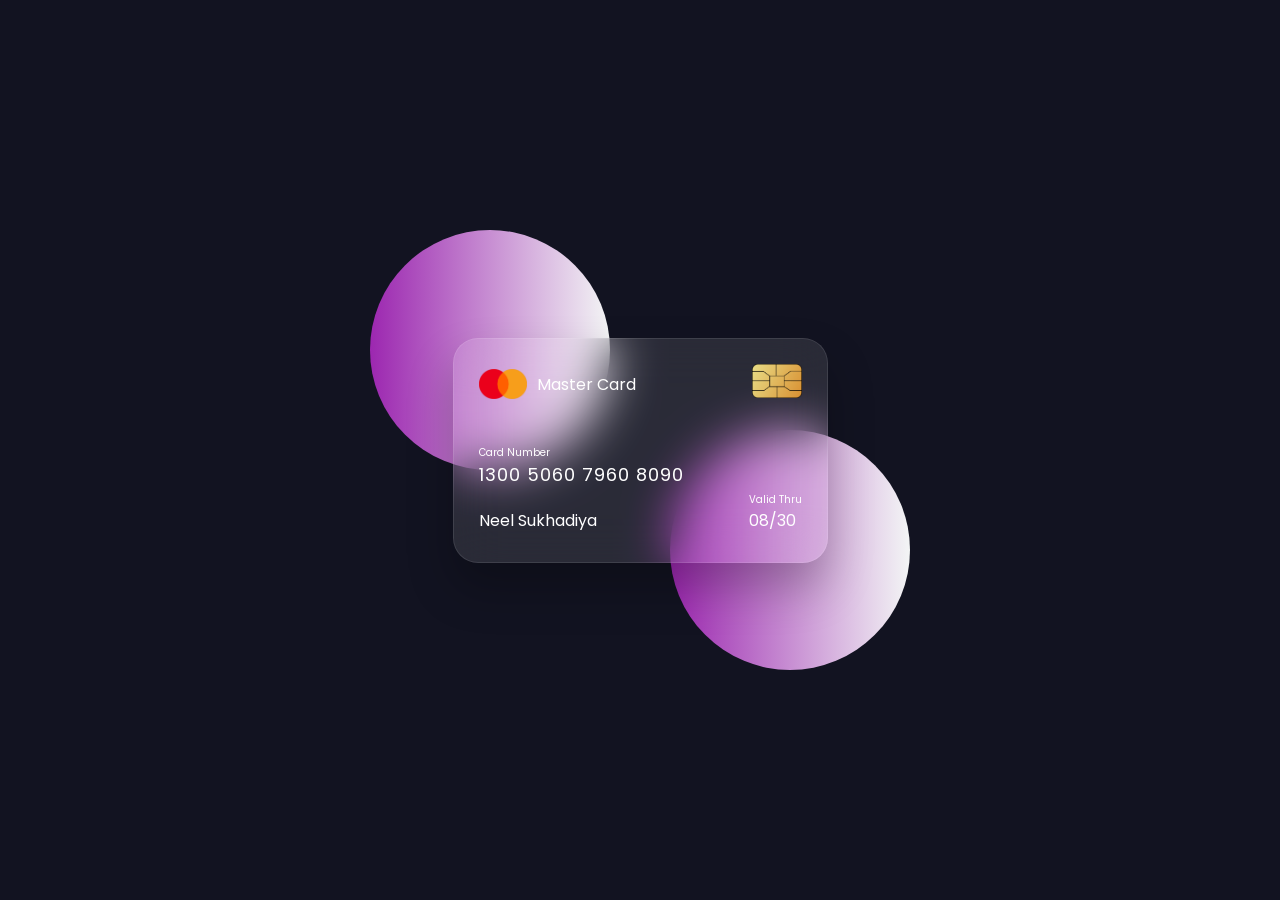
<file: flipping_card/index.html>
<!DOCTYPE html>
<html lang="en">

<head>
    <meta charset="UTF-8">
    <meta name="viewport" content="width=device-width, initial-scale=1.0">
    <title>Flipping card UI design</title>
    <link rel="stylesheet" href="style.css">
</head>

<body>
    <section>
        <div class="container">
            <div class="card front-face">
                <header>
                    <span class="logo">
                        <img src="logo.png" alt="logo">
                        <h5>Master Card</h5>
                    </span>
                    <span class="chip">
                        <img src="chip.png" alt="chip">
                    </span>
                </header>

                <div class="card-details">
                    <div class="name-number">
                        <h6>Card Number</h6>
                        <h5 class="number">1300 5060 7960 8090</h5>
                        <h5 class="name">Neel Sukhadiya</h5>
                    </div>

                    <div class="valid date">
                        <h6>Valid Thru</h6>
                        <h5>08/30</h5>
                    </div>
                </div>
            </div>

            <div class="card back-face">
                <h6>
                    For customer service call +977 4343 3433 or email at
                    mastercard@gmail.com
                </h6>
                <span class="magnetic-strip"></span>
                <div class="signature"><i>005</i></div>
                <h5>
                    Lorem ipsum dolor sit amet, consectetur adipisicing elit. Officia
                    maiores sed doloremque nesciunt neque beatae voluptatibus doloribus.
                    Libero et quis magni magnam nihil temporibus? Facere consectetur
                    dolore reiciendis et veniam.
                </h5>
            </div>
        </div>
    </section>
</body>

</html>
</file>
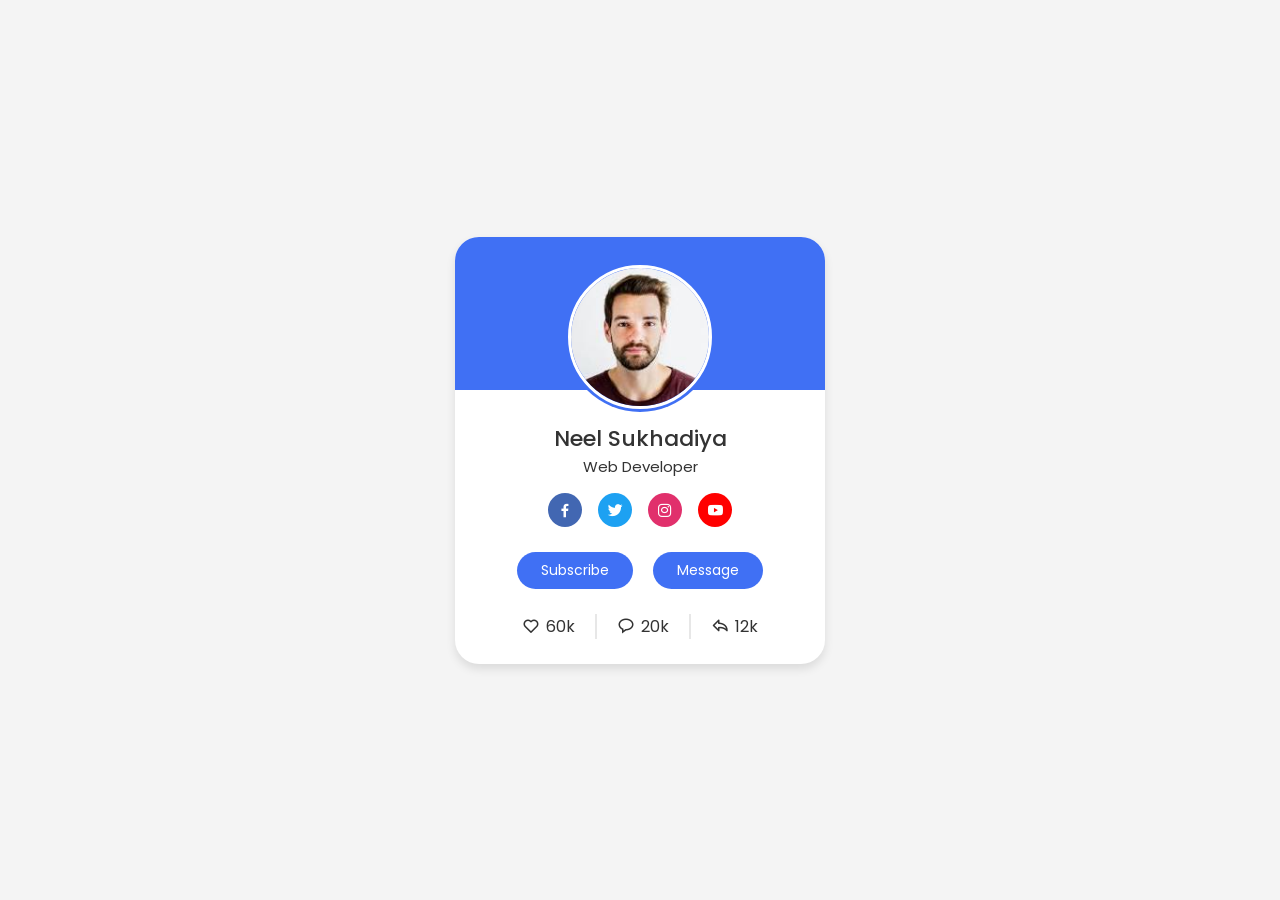
<file: profile/index.html>
<!DOCTYPE html>
<html lang="en">

<head>
  <meta charset="UTF-8" />
  <meta http-equiv="X-UA-Compatible" content="IE=edge" />
  <meta name="viewport" content="width=device-width, initial-scale=1.0" />
  <title>Profile Card UI Design</title>
  <!-- CSS -->
  <link rel="stylesheet" href="style.css" />
  <!-- Boxicons CSS -->
  <link href="https://unpkg.com/boxicons@2.1.2/css/boxicons.min.css" rel="stylesheet" />
</head>

<body>
  <div class="profile-card">
    <!-- Profile Image -->
    <div class="image">
      <img src="images.jpg" alt="Profile Image" class="profile-img" />
    </div>

    <!-- Profile Details -->
    <div class="text-data">
      <span class="name"> Neel Sukhadiya</span>
      <span class="job">Web Developer</span>
    </div>

    <!-- Social Icons -->
    <div class="media-buttons">
      <a href="#" style="background: #4267b2" class="link">
        <i class="bx bxl-facebook"></i>
      </a>
      <a href="#" style="background: #1da1f2" class="link">
        <i class="bx bxl-twitter"></i>
      </a>
      <a href="#" style="background: #e1306c" class="link">
        <i class="bx bxl-instagram"></i>
      </a>
      <a href="#" style="background: #ff0000" class="link">
        <i class="bx bxl-youtube"></i>
      </a>
    </div>

    <!-- Subscribe and Message Buttons -->
    <div class="buttons">
      <button class="button">Subscribe</button>
      <button class="button">Message</button>
    </div>

    <!-- Analytics -->
    <div class="analytics">
      <div class="data">
        <i class="bx bx-heart"></i>
        <span class="number">60k</span>
      </div>
      <div class="data">
        <i class="bx bx-message-rounded"></i>
        <span class="number">20k</span>
      </div>
      <div class="data">
        <i class="bx bx-share"></i>
        <span class="number">12k</span>
      </div>
    </div>
  </div>
</body>

</html>
</file>
<file: flipping_card/style.css>
@import url("https://fonts.googleapis.com/css2?family=Poppins:wght@300;400;500;600&display=swap");
* {
  margin: 0;
  padding: 0;
  box-sizing: border-box;
  font-family: "Poppins", sans-serif;
}
section {
  position: relative;
  min-height: 100vh;
  width: 100%;
  background: #121321;
  display: flex;
  align-items: center;
  justify-content: center;
  color: #fff;
  perspective: 1000px;
}
section::before {
  content: "";
  position: absolute;
  height: 240px;
  width: 240px;
  border-radius: 50%;
  transform: translate(-150px, -100px);
  background: linear-gradient(90deg, #9c27b0, #f3f5f5);
}
section::after {
  content: "";
  position: absolute;
  height: 240px;
  width: 240px;
  border-radius: 50%;
  transform: translate(150px, 100px);
  background: linear-gradient(90deg, #9c27b0, #f3f5f5);
}
.container {
  position: relative;
  height: 225px;
  width: 375px;
  z-index: 100;
  transition: 0.6s;
  transform-style: preserve-3d;
}
.container:hover {
  transform: rotateY(180deg);
}
.container .card {
  position: absolute;
  height: 100%;
  width: 100%;
  padding: 25px;
  border-radius: 25px;
  backdrop-filter: blur(25px);
  background: rgba(255, 255, 255, 0.1);
  box-shadow: 0 25px 45px rgba(0, 0, 0, 0.25);
  border: 1px solid rgba(255, 255, 255, 0.1);
  backface-visibility: hidden; /* Ensure backface-visibility is set */
  transform-style: preserve-3d;
}
.front-face {
  backface-visibility: hidden;
}
.front-face header,
.front-face .logo {
  display: flex;
  align-items: center;
}
.front-face header {
  justify-content: space-between;
}
.front-face .logo img {
  width: 48px;
  margin-right: 10px;
}
h5 {
  font-size: 16px;
  font-weight: 400;
}
.front-face .chip img {
  width: 50px;
}
.front-face .card-details {
  display: flex;
  margin-top: 40px;
  align-items: flex-end;
  justify-content: space-between;
}
h6 {
  font-size: 10px;
  font-weight: 400;
}
h5.number {
  font-size: 18px;
  letter-spacing: 1px;
}
h5.name {
  margin-top: 20px;
}
.card.back-face {
  border: none;
  padding: 15px 25px 25px 25px;
  transform: rotateY(180deg);
  backface-visibility: hidden; /* Ensure backface-visibility is set */
}
.card.back-face h6 {
  font-size: 8px;
}
.card.back-face .magnetic-strip {
  position: absolute;
  top: 40px;
  left: 0;
  height: 45px;
  width: 100%;
  background: #000;
}
.card.back-face .signature {
  display: flex;
  justify-content: flex-end;
  align-items: center;
  margin-top: 80px;
  height: 40px;
  width: 85%;
  border-radius: 6px;
  background: repeating-linear-gradient(#fff,
      #fff 3px,
      #efefef 0px,
      #efefef 9px);
}
.signature i {
  color: #000;
  font-size: 12px;
  padding: 4px 6px;
  border-radius: 4px;
  background-color: #fff;
  margin-right: -30px;
  z-index: -1;
}
.card.back-face h5 {
  font-size: 8px;
  margin-top: 15px;
}
</file>
<file: profile/style.css>
/* Google Fonts - Poppins */
@import url("https://fonts.googleapis.com/css2?family=Poppins:wght@300;400;500;600&display=swap");

* {
  margin: 0;
  padding: 0;
  box-sizing: border-box;
  font-family: "Poppins", sans-serif;
}

body {
  height: 100vh;
  display: flex;
  align-items: center;
  justify-content: center;
  background-color: #f4f4f4;
}

.profile-card {
  display: flex;
  flex-direction: column;
  align-items: center;
  max-width: 370px;
  width: 100%;
  background: #fff;
  border-radius: 24px;
  padding: 25px;
  box-shadow: 0 5px 10px rgba(0, 0, 0, 0.1);
  position: relative;
}

.profile-card::before {
  content: "";
  position: absolute;
  top: 0;
  left: 0;
  height: 36%;
  width: 100%;
  border-radius: 24px 24px 0 0;
  background-color: #4070f4;
}

.image {
  position: relative;
  height: 150px;
  width: 150px;
  border-radius: 50%;
  background-color: #4070f4;
  padding: 3px;
  margin-bottom: 10px;
}

.image .profile-img {
  height: 100%;
  width: 100%;
  object-fit: cover;
  border-radius: 50%;
  border: 3px solid #fff;
}

.profile-card .text-data {
  display: flex;
  flex-direction: column;
  align-items: center;
  color: #333;
}

.text-data .name {
  font-size: 22px;
  font-weight: 500;
}

.text-data .job {
  font-size: 15px;
  font-weight: 400;
}

.profile-card .media-buttons {
  display: flex;
  align-items: center;
  margin-top: 15px;
}

.media-buttons .link {
  display: flex;
  align-items: center;
  justify-content: center;
  color: #fff;
  font-size: 18px;
  height: 34px;
  width: 34px;
  border-radius: 50%;
  margin: 0 8px;
  background-color: #4070f4;
  text-decoration: none;
}

.profile-card .buttons {
  display: flex;
  align-items: center;
  margin-top: 25px;
}

.buttons .button {
  color: #fff;
  font-size: 14px;
  font-weight: 400;
  border: none;
  border-radius: 24px;
  margin: 0 10px;
  padding: 8px 24px;
  background-color: #4070f4;
  cursor: pointer;
  transition: all 0.3s ease;
}

.buttons .button:hover {
  background-color: #0e4bf1;
}

.profile-card .analytics {
  display: flex;
  align-items: center;
  margin-top: 25px;
}

.analytics .data {
  display: flex;
  align-items: center;
  color: #333;
  padding: 0 20px;
  border-right: 2px solid #e7e7e7;
}

.data i {
  font-size: 18px;
  margin-right: 6px;
}

.data:last-child {
  border-right: none;
}
</file>
